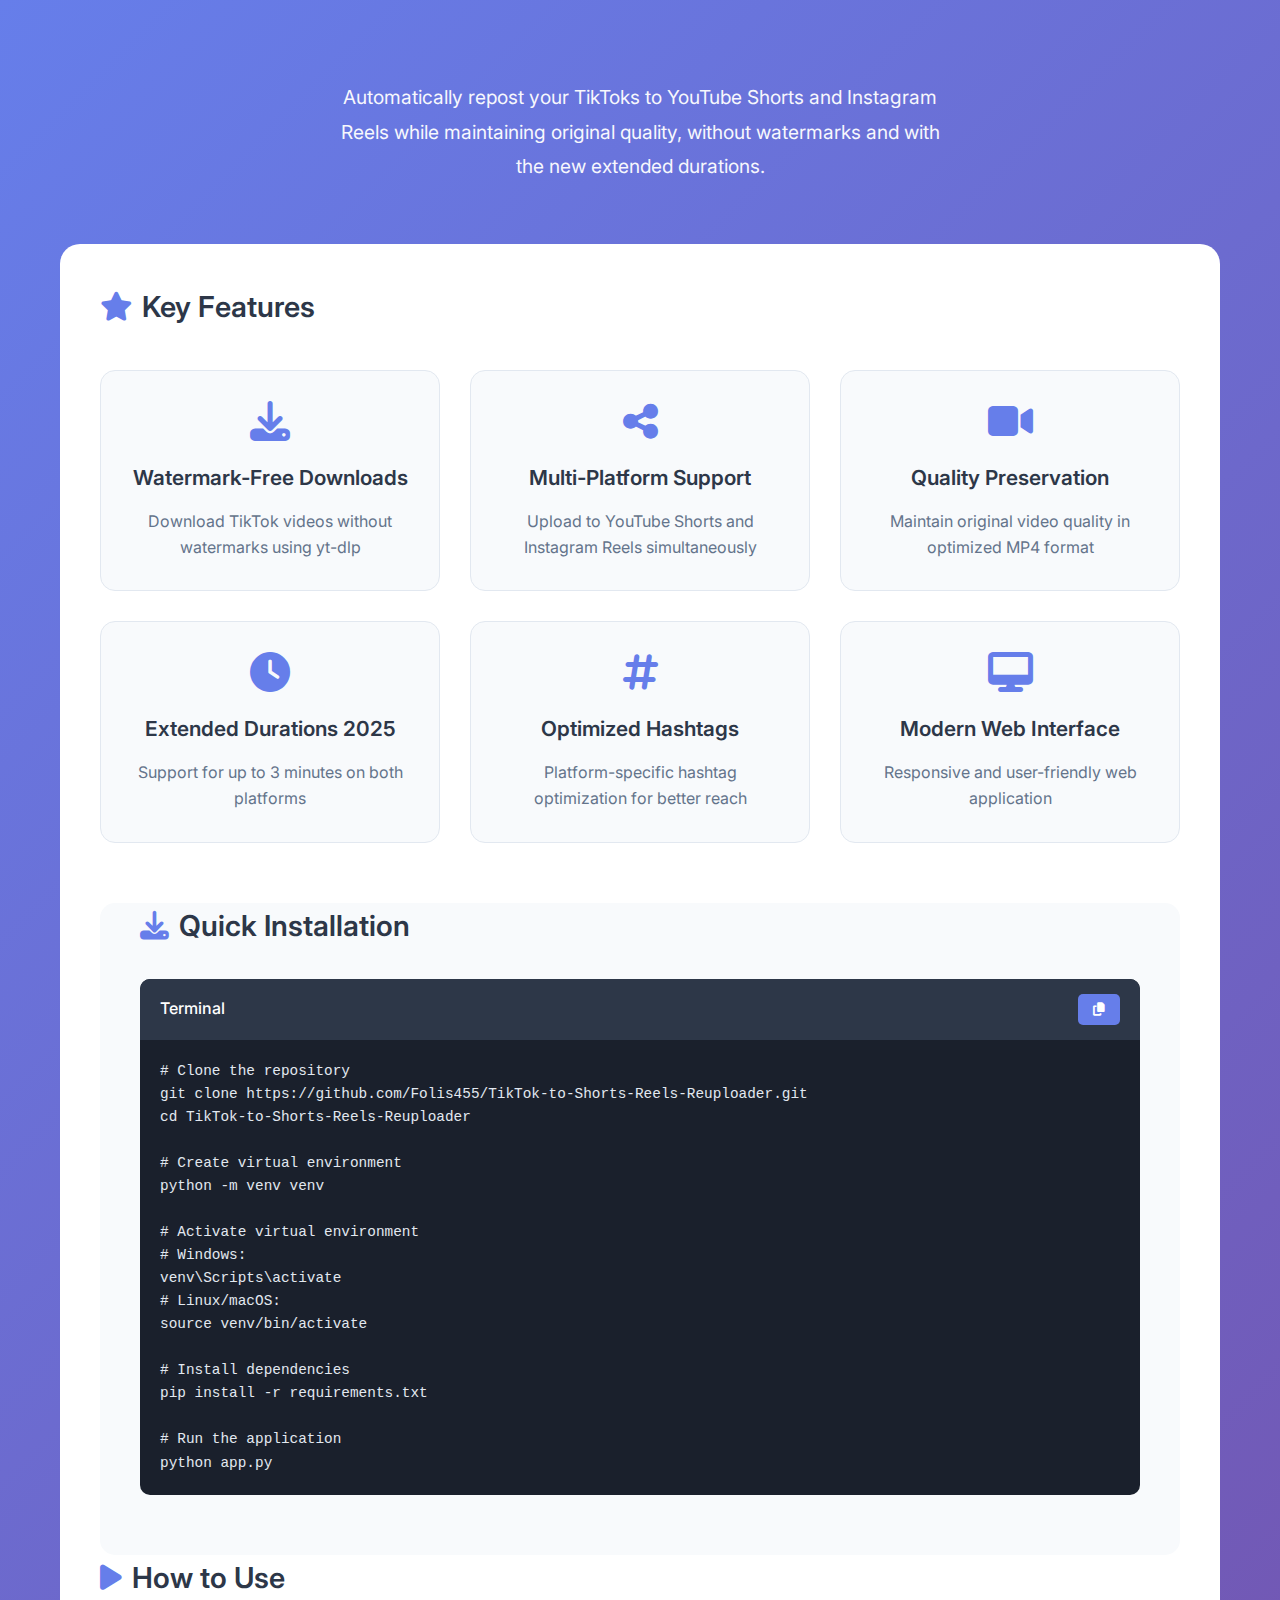
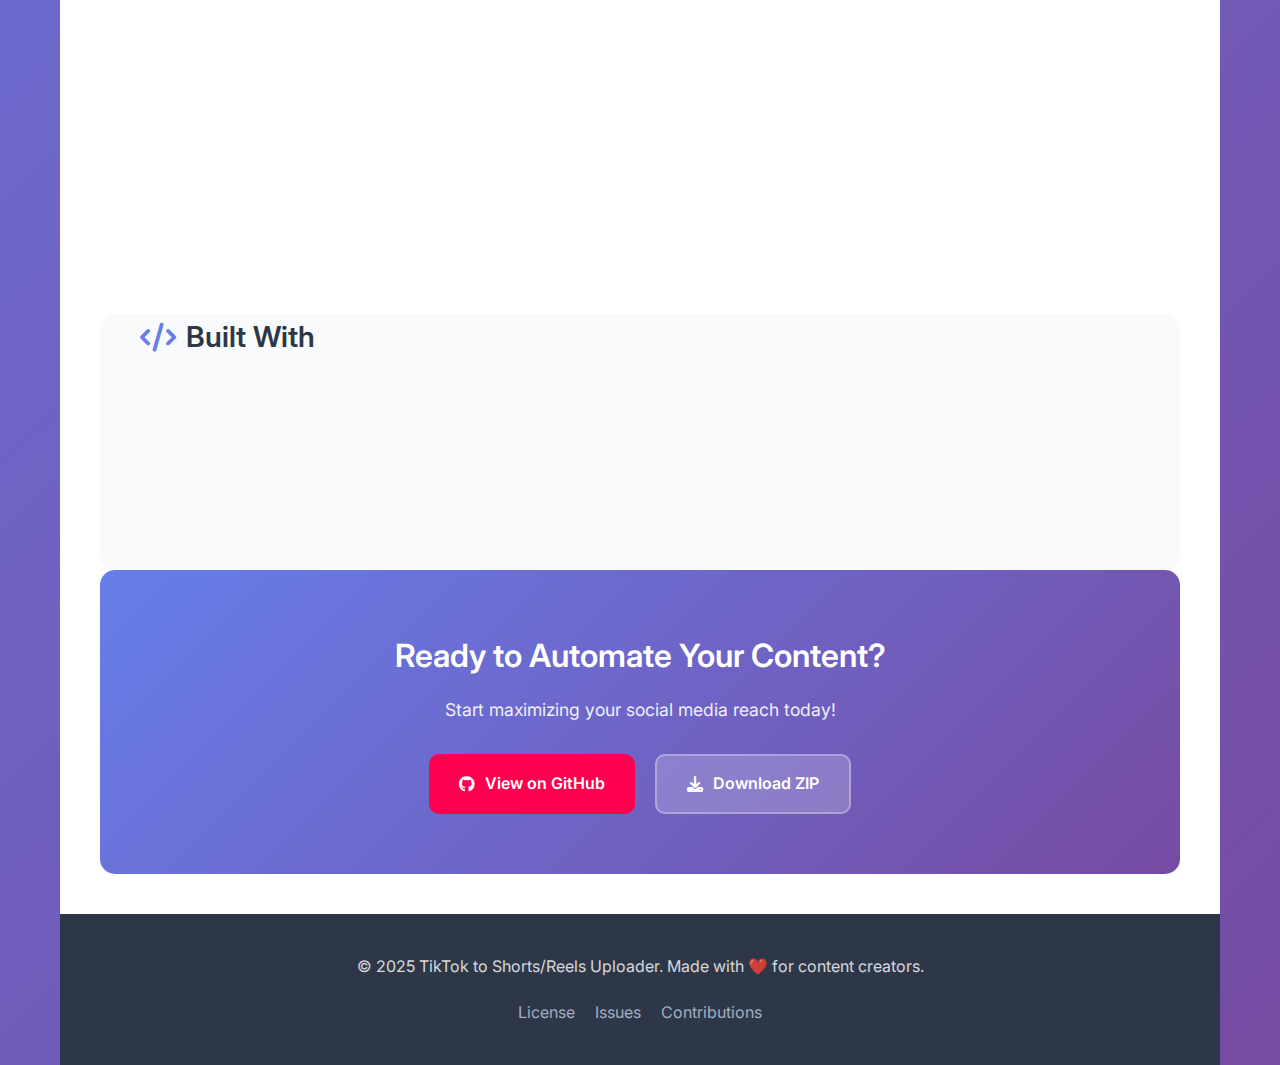
<file: docs/index.html>
<!DOCTYPE html>
<html lang="en">
<head>
    <meta charset="UTF-8">
    <meta name="viewport" content="width=device-width, initial-scale=1.0">
    <title>TikTok to Shorts/Reels Uploader 🚀</title>
    <link href="https://cdnjs.cloudflare.com/ajax/libs/font-awesome/6.4.0/css/all.min.css" rel="stylesheet">
    <link href="https://fonts.googleapis.com/css2?family=Inter:wght@300;400;500;600;700&display=swap" rel="stylesheet">
    <link rel="stylesheet" href="style.css">
</head>
<body>
    <div class="container">
        <!-- Header -->
        <header class="header">
            <div class="header-content">
                <h1 class="title">
                    <i class="fab fa-tiktok"></i>
                    TikTok to Shorts/Reels
                    <span class="subtitle">Uploader 2025</span>
                </h1>
                <p class="description">
                    Automatically repost your TikToks to YouTube Shorts and Instagram Reels while maintaining original quality,
                    without watermarks and with the new extended durations.
                </p>
            </div>
        </header>

        <!-- Main Content -->
        <main class="main">
            <!-- Features Section -->
            <section class="features-section">
                <h3 class="section-title">
                    <i class="fas fa-star"></i>
                    Key Features
                </h3>
                <div class="features-grid">
                    <div class="feature-card">
                        <i class="fas fa-download"></i>
                        <h4>Watermark-Free Downloads</h4>
                        <p>Download TikTok videos without watermarks using yt-dlp</p>
                    </div>
                    <div class="feature-card">
                        <i class="fas fa-share-alt"></i>
                        <h4>Multi-Platform Support</h4>
                        <p>Upload to YouTube Shorts and Instagram Reels simultaneously</p>
                    </div>
                    <div class="feature-card">
                        <i class="fas fa-video"></i>
                        <h4>Quality Preservation</h4>
                        <p>Maintain original video quality in optimized MP4 format</p>
                    </div>
                    <div class="feature-card">
                        <i class="fas fa-clock"></i>
                        <h4>Extended Durations 2025</h4>
                        <p>Support for up to 3 minutes on both platforms</p>
                    </div>
                    <div class="feature-card">
                        <i class="fas fa-hashtag"></i>
                        <h4>Optimized Hashtags</h4>
                        <p>Platform-specific hashtag optimization for better reach</p>
                    </div>
                    <div class="feature-card">
                        <i class="fas fa-desktop"></i>
                        <h4>Modern Web Interface</h4>
                        <p>Responsive and user-friendly web application</p>
                    </div>
                </div>
            </section>

            <!-- Installation Section -->
            <section class="installation-section">
                <h3 class="section-title">
                    <i class="fas fa-download"></i>
                    Quick Installation
                </h3>
                <div class="code-block">
                    <div class="code-header">
                        <span>Terminal</span>
                        <button class="copy-btn" onclick="copyCode('install-code')">
                            <i class="fas fa-copy"></i>
                        </button>
                    </div>
                    <pre id="install-code"><code># Clone the repository
git clone https://github.com/Folis455/TikTok-to-Shorts-Reels-Reuploader.git
cd TikTok-to-Shorts-Reels-Reuploader

# Create virtual environment
python -m venv venv

# Activate virtual environment
# Windows:
venv\Scripts\activate
# Linux/macOS:
source venv/bin/activate

# Install dependencies
pip install -r requirements.txt

# Run the application
python app.py</code></pre>
                </div>
            </section>

            <!-- Usage Section -->
            <section class="usage-section">
                <h3 class="section-title">
                    <i class="fas fa-play"></i>
                    How to Use
                </h3>
                <div class="steps">
                    <div class="step">
                        <div class="step-number">1</div>
                        <div class="step-content">
                            <h4>Paste TikTok URL</h4>
                            <p>Copy and paste your TikTok video URL into the input field</p>
                        </div>
                    </div>
                    <div class="step">
                        <div class="step-number">2</div>
                        <div class="step-content">
                            <h4>Select Platforms</h4>
                            <p>Choose YouTube Shorts, Instagram Reels, or both platforms</p>
                        </div>
                    </div>
                    <div class="step">
                        <div class="step-number">3</div>
                        <div class="step-content">
                            <h4>Customize (Optional)</h4>
                            <p>Add custom titles and descriptions for better engagement</p>
                        </div>
                    </div>
                    <div class="step">
                        <div class="step-number">4</div>
                        <div class="step-content">
                            <h4>Upload Automatically</h4>
                            <p>Click upload and let the tool handle the rest automatically</p>
                        </div>
                    </div>
                </div>
            </section>

            <!-- Technologies Section -->
            <section class="tech-section">
                <h3 class="section-title">
                    <i class="fas fa-code"></i>
                    Built With
                </h3>
                <div class="tech-grid">
                    <div class="tech-item">
                        <i class="fab fa-python"></i>
                        <span>Python</span>
                    </div>
                    <div class="tech-item">
                        <i class="fas fa-flask"></i>
                        <span>Flask</span>
                    </div>
                    <div class="tech-item">
                        <i class="fas fa-youtube"></i>
                        <span>YouTube API</span>
                    </div>
                    <div class="tech-item">
                        <i class="fab fa-instagram"></i>
                        <span>Instagram API</span>
                    </div>
                    <div class="tech-item">
                        <i class="fas fa-video"></i>
                        <span>yt-dlp</span>
                    </div>
                    <div class="tech-item">
                        <i class="fas fa-cog"></i>
                        <span>FFmpeg</span>
                    </div>
                </div>
            </section>

            <!-- CTA Section -->
            <section class="cta-section">
                <div class="cta-content">
                    <h3>Ready to Automate Your Content?</h3>
                    <p>Start maximizing your social media reach today!</p>
                    <div class="cta-buttons">
                        <a href="https://github.com/Folis455/TikTok-to-Shorts-Reels-Reuploader" class="btn btn-primary">
                            <i class="fab fa-github"></i>
                            View on GitHub
                        </a>
                        <a href="https://github.com/Folis455/TikTok-to-Shorts-Reels-Reuploader/archive/refs/heads/main.zip" class="btn btn-secondary">
                            <i class="fas fa-download"></i>
                            Download ZIP
                        </a>
                    </div>
                </div>
            </section>
        </main>

        <!-- Footer -->
        <footer class="footer">
            <div class="footer-content">
                <p>&copy; 2025 TikTok to Shorts/Reels Uploader. Made with ❤️ for content creators.</p>
                <div class="footer-links">
                    <a href="https://github.com/Folis455/TikTok-to-Shorts-Reels-Reuploader/blob/main/LICENSE">License</a>
                    <a href="https://github.com/Folis455/TikTok-to-Shorts-Reels-Reuploader/issues">Issues</a>
                    <a href="https://github.com/Folis455/TikTok-to-Shorts-Reels-Reuploader/pulls">Contributions</a>
                </div>
            </div>
        </footer>
    </div>

    <script src="config.js"></script>
    <script src="script.js"></script>
</body>
</html>
</file>
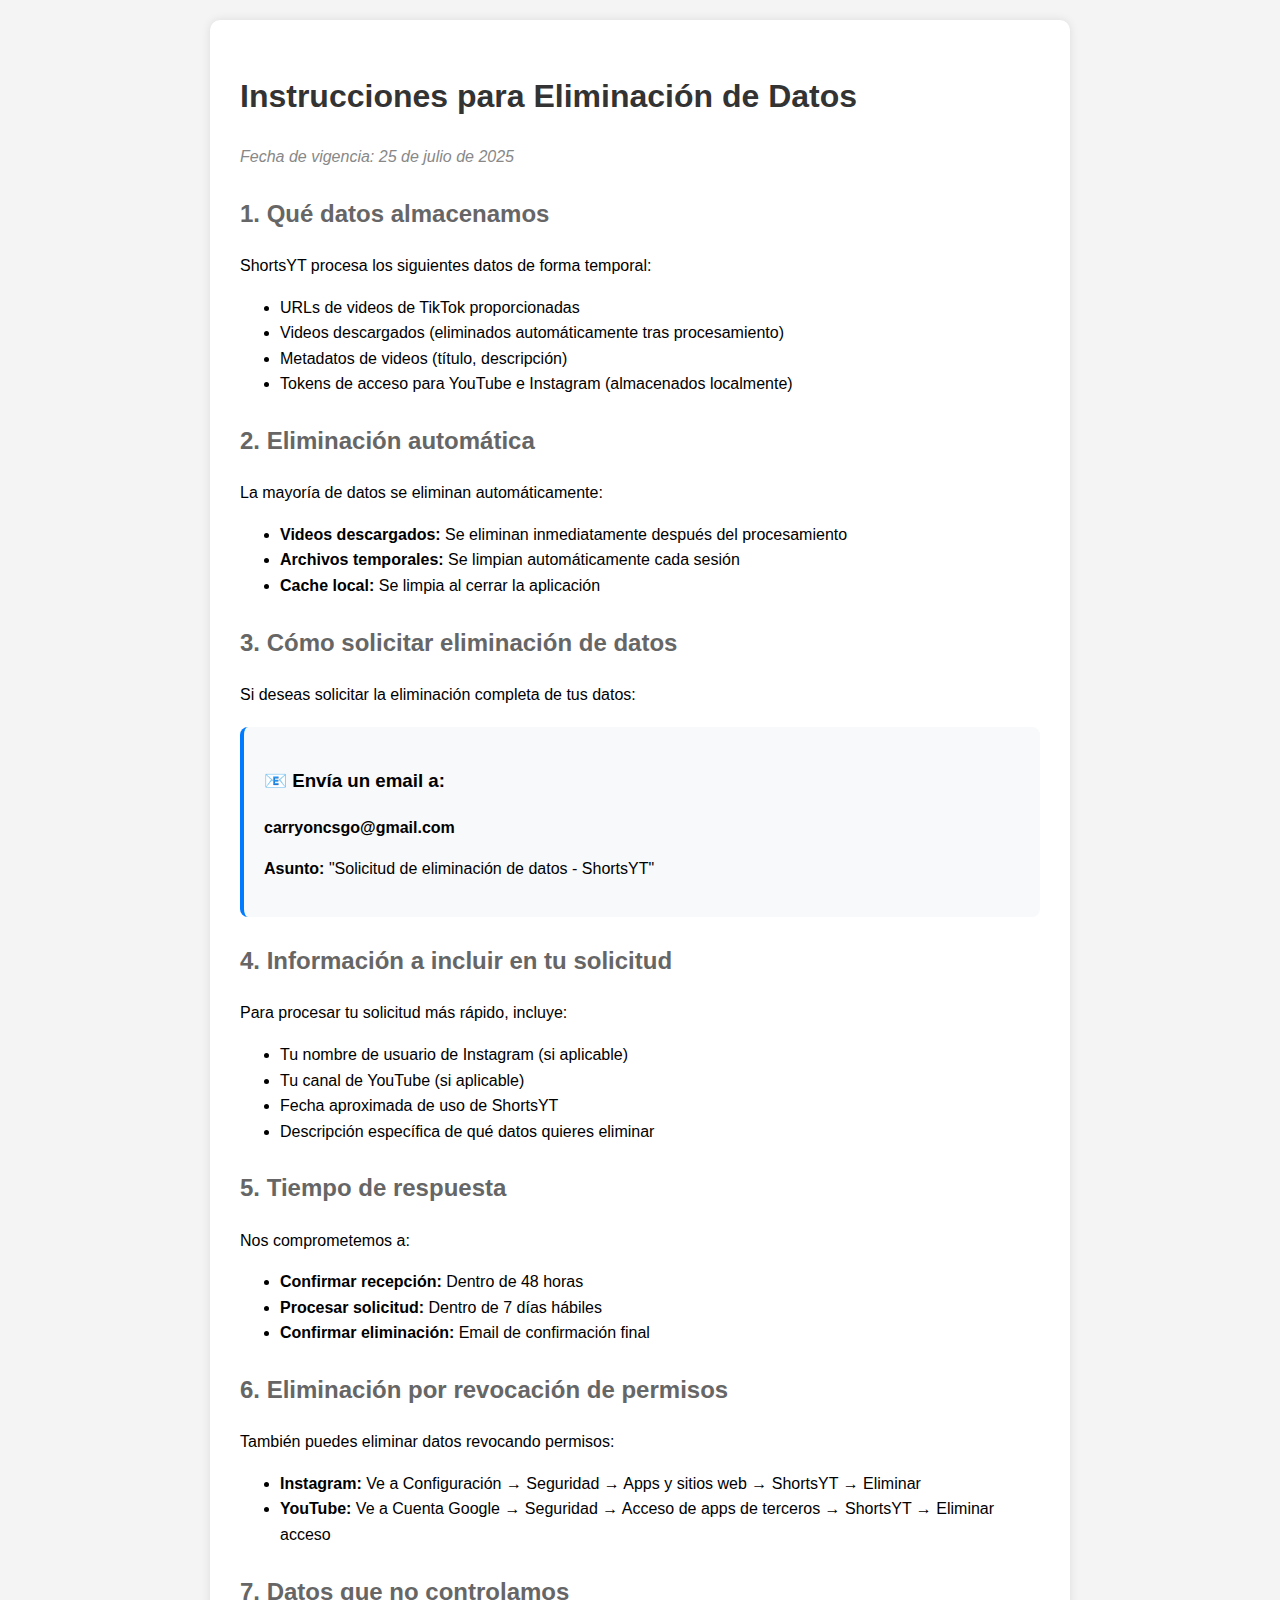
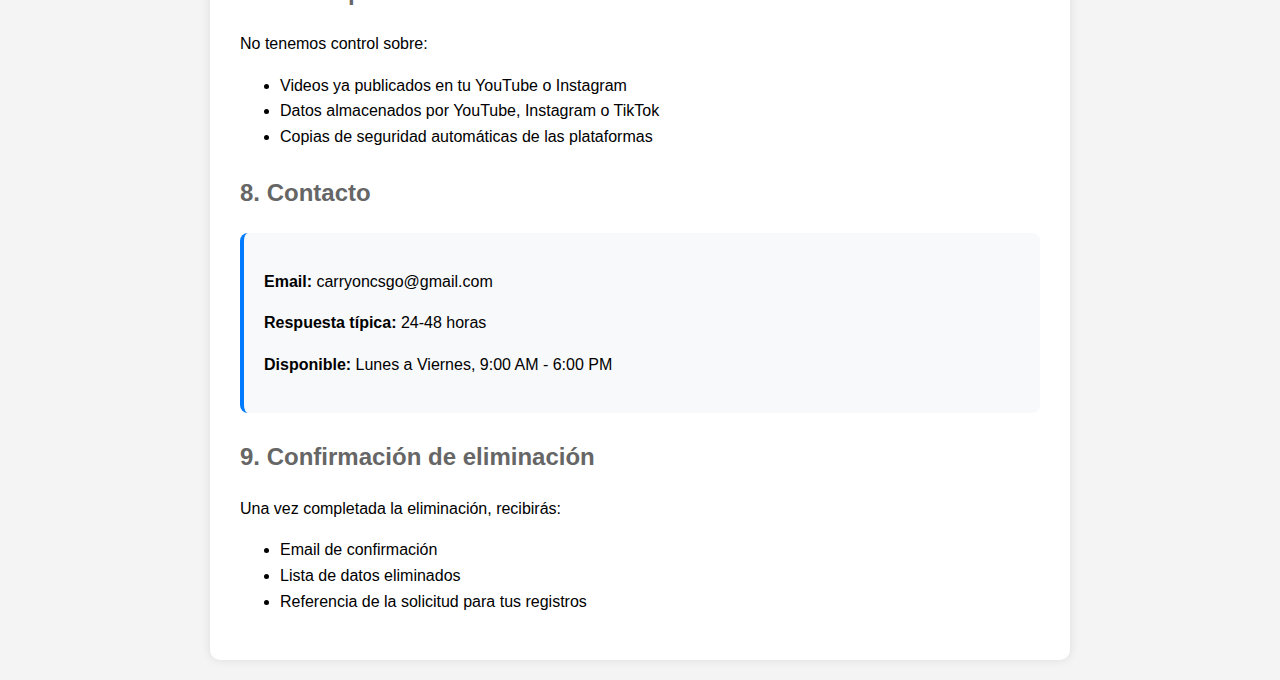
<file: templates/data-deletion.html>
<!DOCTYPE html>
<html lang="es">
<head>
    <meta charset="UTF-8">
    <meta name="viewport" content="width=device-width, initial-scale=1.0">
    <title>Eliminación de Datos - ShortsYT</title>
    <style>
        body {
            font-family: Arial, sans-serif;
            line-height: 1.6;
            margin: 0;
            padding: 20px;
            background: #f4f4f4;
        }
        .container {
            max-width: 800px;
            margin: 0 auto;
            background: white;
            padding: 30px;
            border-radius: 10px;
            box-shadow: 0 0 10px rgba(0,0,0,0.1);
        }
        h1 { color: #333; }
        h2 { color: #666; margin-top: 25px; }
        p { margin-bottom: 15px; }
        .date { color: #888; font-style: italic; }
        .contact-box {
            background: #f8f9fa;
            padding: 20px;
            border-radius: 8px;
            border-left: 4px solid #007bff;
            margin: 20px 0;
        }
    </style>
</head>
<body>
    <div class="container">
        <h1>Instrucciones para Eliminación de Datos</h1>
        <p class="date">Fecha de vigencia: 25 de julio de 2025</p>
        
        <h2>1. Qué datos almacenamos</h2>
        <p>ShortsYT procesa los siguientes datos de forma temporal:</p>
        <ul>
            <li>URLs de videos de TikTok proporcionadas</li>
            <li>Videos descargados (eliminados automáticamente tras procesamiento)</li>
            <li>Metadatos de videos (título, descripción)</li>
            <li>Tokens de acceso para YouTube e Instagram (almacenados localmente)</li>
        </ul>

        <h2>2. Eliminación automática</h2>
        <p>La mayoría de datos se eliminan automáticamente:</p>
        <ul>
            <li><strong>Videos descargados:</strong> Se eliminan inmediatamente después del procesamiento</li>
            <li><strong>Archivos temporales:</strong> Se limpian automáticamente cada sesión</li>
            <li><strong>Cache local:</strong> Se limpia al cerrar la aplicación</li>
        </ul>

        <h2>3. Cómo solicitar eliminación de datos</h2>
        <p>Si deseas solicitar la eliminación completa de tus datos:</p>

        <div class="contact-box">
            <h3>📧 Envía un email a:</h3>
            <p><strong>carryoncsgo@gmail.com</strong></p>
            <p><strong>Asunto:</strong> "Solicitud de eliminación de datos - ShortsYT"</p>
        </div>

        <h2>4. Información a incluir en tu solicitud</h2>
        <p>Para procesar tu solicitud más rápido, incluye:</p>
        <ul>
            <li>Tu nombre de usuario de Instagram (si aplicable)</li>
            <li>Tu canal de YouTube (si aplicable)</li>
            <li>Fecha aproximada de uso de ShortsYT</li>
            <li>Descripción específica de qué datos quieres eliminar</li>
        </ul>

        <h2>5. Tiempo de respuesta</h2>
        <p>Nos comprometemos a:</p>
        <ul>
            <li><strong>Confirmar recepción:</strong> Dentro de 48 horas</li>
            <li><strong>Procesar solicitud:</strong> Dentro de 7 días hábiles</li>
            <li><strong>Confirmar eliminación:</strong> Email de confirmación final</li>
        </ul>

        <h2>6. Eliminación por revocación de permisos</h2>
        <p>También puedes eliminar datos revocando permisos:</p>
        <ul>
            <li><strong>Instagram:</strong> Ve a Configuración → Seguridad → Apps y sitios web → ShortsYT → Eliminar</li>
            <li><strong>YouTube:</strong> Ve a Cuenta Google → Seguridad → Acceso de apps de terceros → ShortsYT → Eliminar acceso</li>
        </ul>

        <h2>7. Datos que no controlamos</h2>
        <p>No tenemos control sobre:</p>
        <ul>
            <li>Videos ya publicados en tu YouTube o Instagram</li>
            <li>Datos almacenados por YouTube, Instagram o TikTok</li>
            <li>Copias de seguridad automáticas de las plataformas</li>
        </ul>

        <h2>8. Contacto</h2>
        <div class="contact-box">
            <p><strong>Email:</strong> carryoncsgo@gmail.com</p>
            <p><strong>Respuesta típica:</strong> 24-48 horas</p>
            <p><strong>Disponible:</strong> Lunes a Viernes, 9:00 AM - 6:00 PM</p>
        </div>

        <h2>9. Confirmación de eliminación</h2>
        <p>Una vez completada la eliminación, recibirás:</p>
        <ul>
            <li>Email de confirmación</li>
            <li>Lista de datos eliminados</li>
            <li>Referencia de la solicitud para tus registros</li>
        </ul>
    </div>
</body>
</html>
</file>
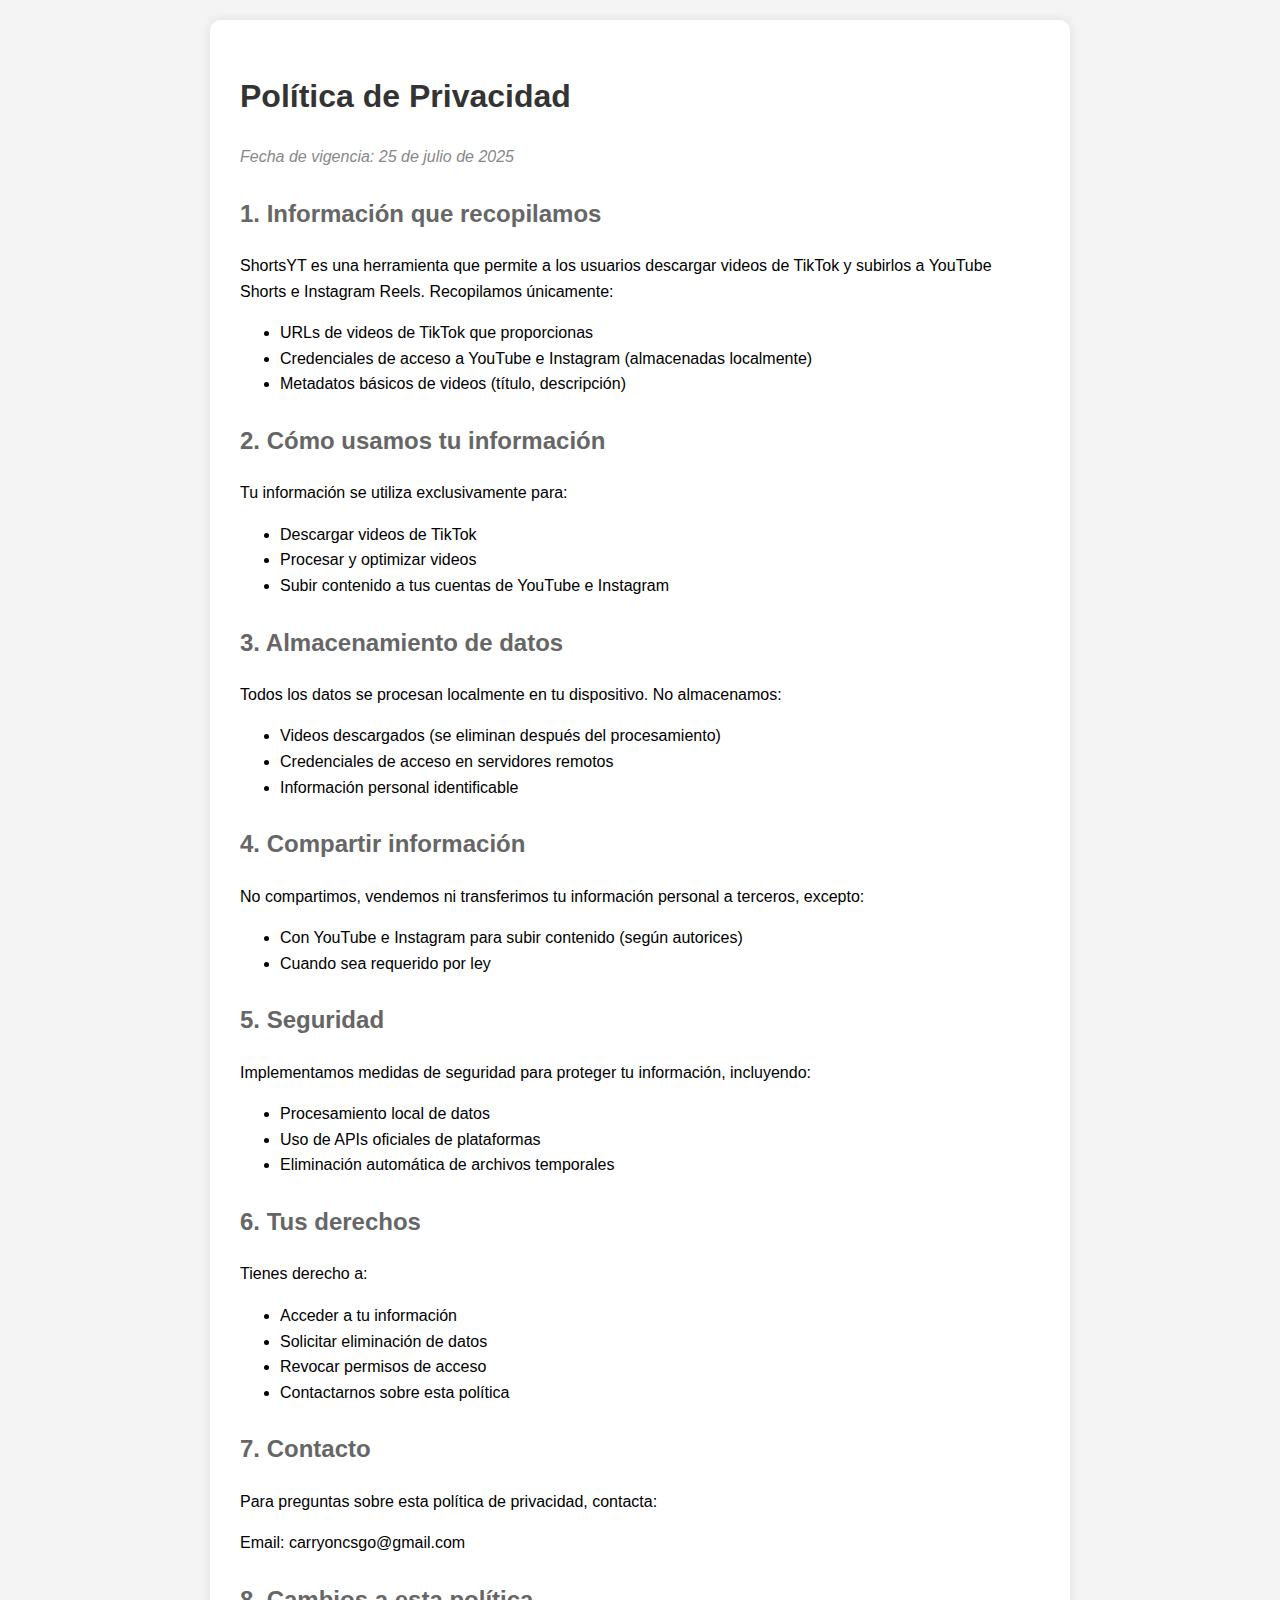
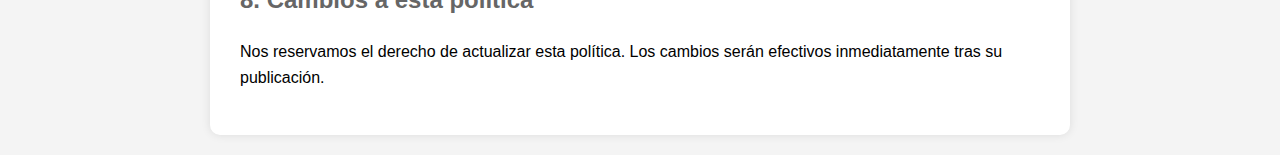
<file: templates/privacy-policy.html>
<!DOCTYPE html>
<html lang="es">
<head>
    <meta charset="UTF-8">
    <meta name="viewport" content="width=device-width, initial-scale=1.0">
    <title>Política de Privacidad - ShortsYT</title>
    <style>
        body {
            font-family: Arial, sans-serif;
            line-height: 1.6;
            margin: 0;
            padding: 20px;
            background: #f4f4f4;
        }
        .container {
            max-width: 800px;
            margin: 0 auto;
            background: white;
            padding: 30px;
            border-radius: 10px;
            box-shadow: 0 0 10px rgba(0,0,0,0.1);
        }
        h1 { color: #333; }
        h2 { color: #666; margin-top: 25px; }
        p { margin-bottom: 15px; }
        .date { color: #888; font-style: italic; }
    </style>
</head>
<body>
    <div class="container">
        <h1>Política de Privacidad</h1>
        <p class="date">Fecha de vigencia: 25 de julio de 2025</p>
        
        <h2>1. Información que recopilamos</h2>
        <p>ShortsYT es una herramienta que permite a los usuarios descargar videos de TikTok y subirlos a YouTube Shorts e Instagram Reels. Recopilamos únicamente:</p>
        <ul>
            <li>URLs de videos de TikTok que proporcionas</li>
            <li>Credenciales de acceso a YouTube e Instagram (almacenadas localmente)</li>
            <li>Metadatos básicos de videos (título, descripción)</li>
        </ul>

        <h2>2. Cómo usamos tu información</h2>
        <p>Tu información se utiliza exclusivamente para:</p>
        <ul>
            <li>Descargar videos de TikTok</li>
            <li>Procesar y optimizar videos</li>
            <li>Subir contenido a tus cuentas de YouTube e Instagram</li>
        </ul>

        <h2>3. Almacenamiento de datos</h2>
        <p>Todos los datos se procesan localmente en tu dispositivo. No almacenamos:</p>
        <ul>
            <li>Videos descargados (se eliminan después del procesamiento)</li>
            <li>Credenciales de acceso en servidores remotos</li>
            <li>Información personal identificable</li>
        </ul>

        <h2>4. Compartir información</h2>
        <p>No compartimos, vendemos ni transferimos tu información personal a terceros, excepto:</p>
        <ul>
            <li>Con YouTube e Instagram para subir contenido (según autorices)</li>
            <li>Cuando sea requerido por ley</li>
        </ul>

        <h2>5. Seguridad</h2>
        <p>Implementamos medidas de seguridad para proteger tu información, incluyendo:</p>
        <ul>
            <li>Procesamiento local de datos</li>
            <li>Uso de APIs oficiales de plataformas</li>
            <li>Eliminación automática de archivos temporales</li>
        </ul>

        <h2>6. Tus derechos</h2>
        <p>Tienes derecho a:</p>
        <ul>
            <li>Acceder a tu información</li>
            <li>Solicitar eliminación de datos</li>
            <li>Revocar permisos de acceso</li>
            <li>Contactarnos sobre esta política</li>
        </ul>

        <h2>7. Contacto</h2>
        <p>Para preguntas sobre esta política de privacidad, contacta:</p>
        <p>Email: carryoncsgo@gmail.com</p>

        <h2>8. Cambios a esta política</h2>
        <p>Nos reservamos el derecho de actualizar esta política. Los cambios serán efectivos inmediatamente tras su publicación.</p>
    </div>
</body>
</html>
</file>
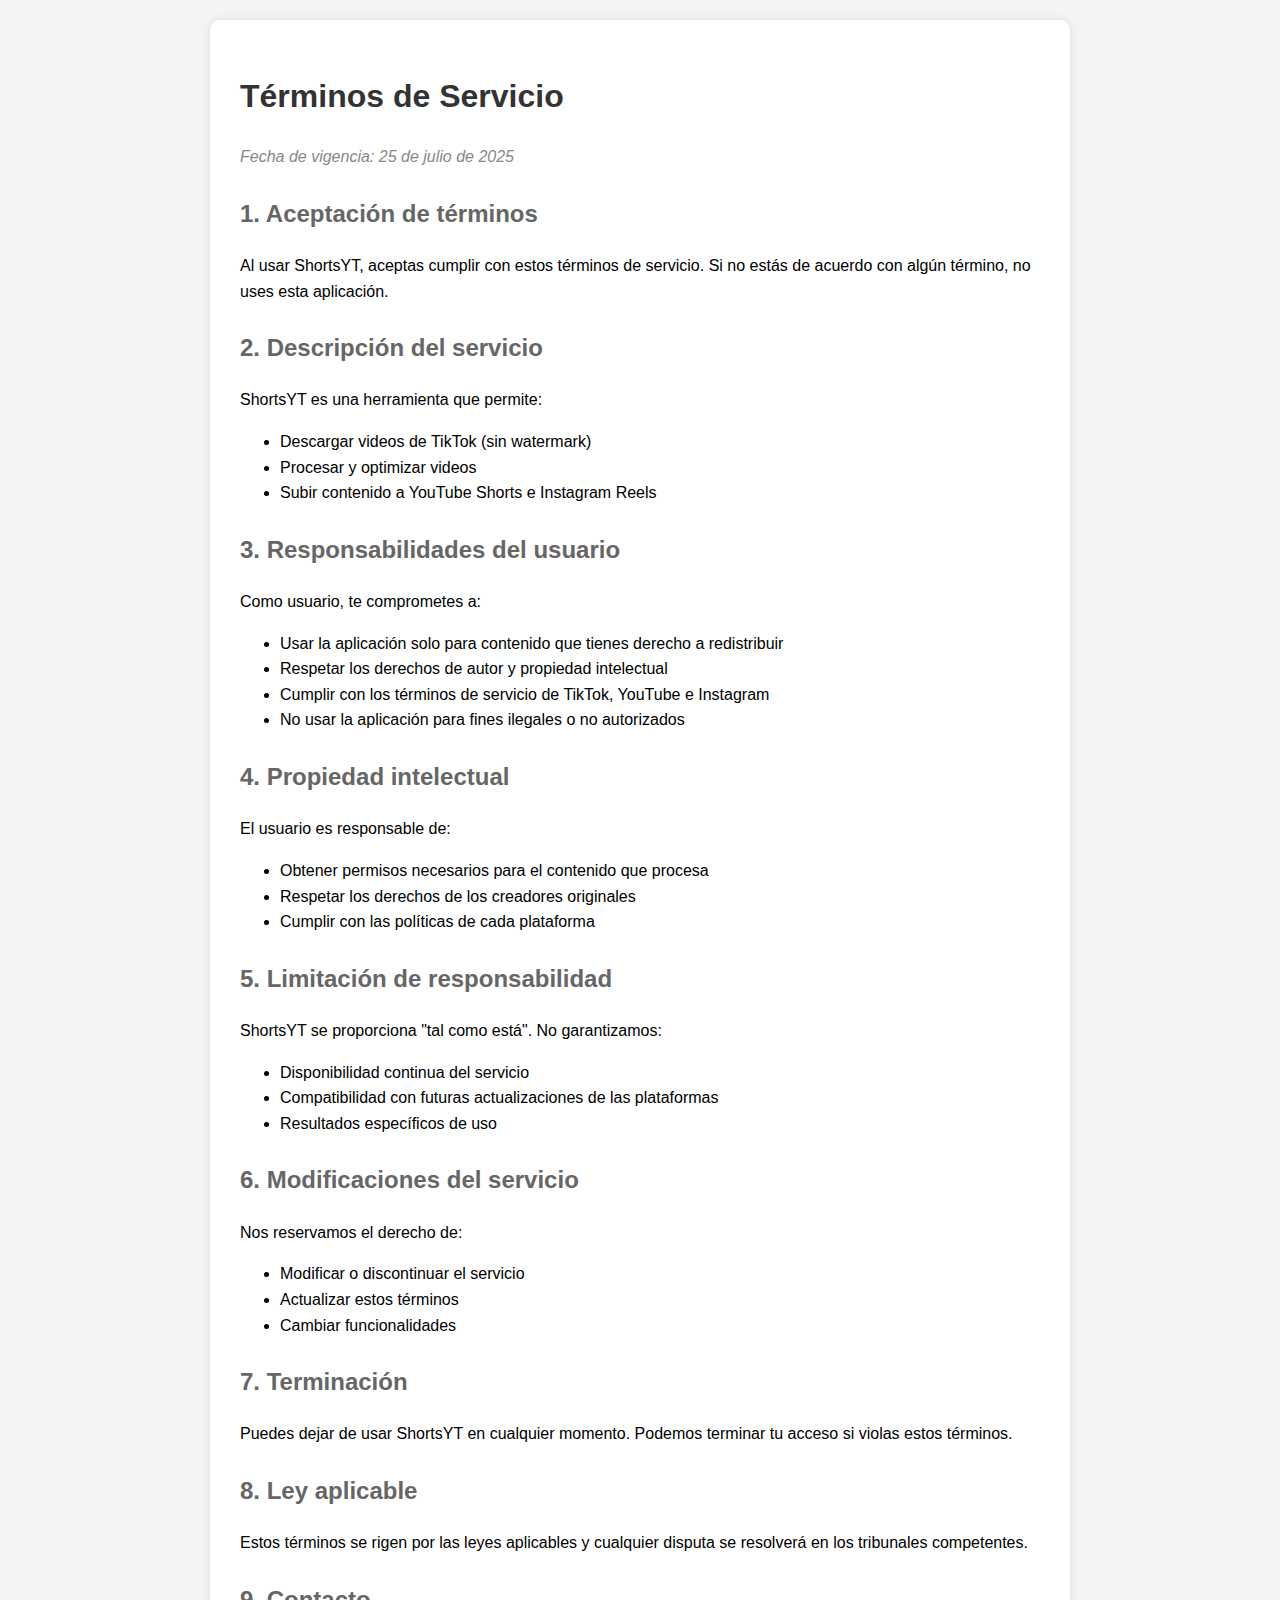
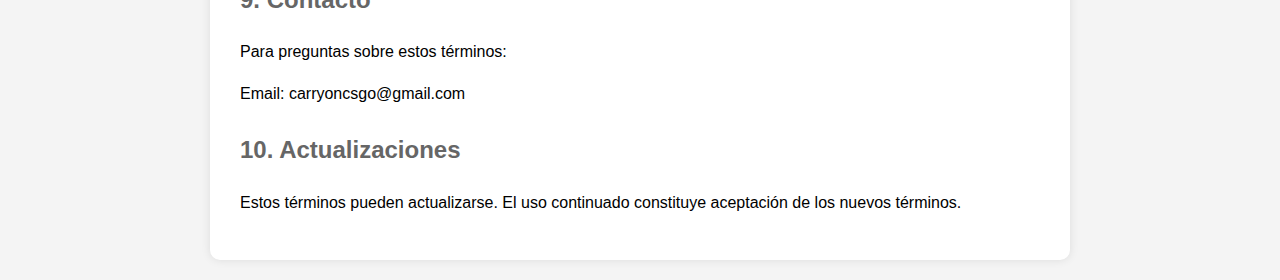
<file: templates/terms-of-service.html>
<!DOCTYPE html>
<html lang="es">
<head>
    <meta charset="UTF-8">
    <meta name="viewport" content="width=device-width, initial-scale=1.0">
    <title>Términos de Servicio - ShortsYT</title>
    <style>
        body {
            font-family: Arial, sans-serif;
            line-height: 1.6;
            margin: 0;
            padding: 20px;
            background: #f4f4f4;
        }
        .container {
            max-width: 800px;
            margin: 0 auto;
            background: white;
            padding: 30px;
            border-radius: 10px;
            box-shadow: 0 0 10px rgba(0,0,0,0.1);
        }
        h1 { color: #333; }
        h2 { color: #666; margin-top: 25px; }
        p { margin-bottom: 15px; }
        .date { color: #888; font-style: italic; }
    </style>
</head>
<body>
    <div class="container">
        <h1>Términos de Servicio</h1>
        <p class="date">Fecha de vigencia: 25 de julio de 2025</p>
        
        <h2>1. Aceptación de términos</h2>
        <p>Al usar ShortsYT, aceptas cumplir con estos términos de servicio. Si no estás de acuerdo con algún término, no uses esta aplicación.</p>

        <h2>2. Descripción del servicio</h2>
        <p>ShortsYT es una herramienta que permite:</p>
        <ul>
            <li>Descargar videos de TikTok (sin watermark)</li>
            <li>Procesar y optimizar videos</li>
            <li>Subir contenido a YouTube Shorts e Instagram Reels</li>
        </ul>

        <h2>3. Responsabilidades del usuario</h2>
        <p>Como usuario, te comprometes a:</p>
        <ul>
            <li>Usar la aplicación solo para contenido que tienes derecho a redistribuir</li>
            <li>Respetar los derechos de autor y propiedad intelectual</li>
            <li>Cumplir con los términos de servicio de TikTok, YouTube e Instagram</li>
            <li>No usar la aplicación para fines ilegales o no autorizados</li>
        </ul>

        <h2>4. Propiedad intelectual</h2>
        <p>El usuario es responsable de:</p>
        <ul>
            <li>Obtener permisos necesarios para el contenido que procesa</li>
            <li>Respetar los derechos de los creadores originales</li>
            <li>Cumplir con las políticas de cada plataforma</li>
        </ul>

        <h2>5. Limitación de responsabilidad</h2>
        <p>ShortsYT se proporciona "tal como está". No garantizamos:</p>
        <ul>
            <li>Disponibilidad continua del servicio</li>
            <li>Compatibilidad con futuras actualizaciones de las plataformas</li>
            <li>Resultados específicos de uso</li>
        </ul>

        <h2>6. Modificaciones del servicio</h2>
        <p>Nos reservamos el derecho de:</p>
        <ul>
            <li>Modificar o discontinuar el servicio</li>
            <li>Actualizar estos términos</li>
            <li>Cambiar funcionalidades</li>
        </ul>

        <h2>7. Terminación</h2>
        <p>Puedes dejar de usar ShortsYT en cualquier momento. Podemos terminar tu acceso si violas estos términos.</p>

        <h2>8. Ley aplicable</h2>
        <p>Estos términos se rigen por las leyes aplicables y cualquier disputa se resolverá en los tribunales competentes.</p>

        <h2>9. Contacto</h2>
        <p>Para preguntas sobre estos términos:</p>
        <p>Email: carryoncsgo@gmail.com</p>

        <h2>10. Actualizaciones</h2>
        <p>Estos términos pueden actualizarse. El uso continuado constituye aceptación de los nuevos términos.</p>
    </div>
</body>
</html>
</file>
<file: docs/style.css>
/* Reset and Base Styles */
* {
    margin: 0;
    padding: 0;
    box-sizing: border-box;
}

body {
    font-family: 'Inter', -apple-system, BlinkMacSystemFont, 'Segoe UI', Roboto, sans-serif;
    line-height: 1.6;
    color: #333;
    background: linear-gradient(135deg, #667eea 0%, #764ba2 100%);
    min-height: 100vh;
}

.container {
    max-width: 1200px;
    margin: 0 auto;
    padding: 0 20px;
}

/* Header Styles */
.header {
    text-align: center;
    padding: 60px 0 40px;
    color: white;
}

.title {
    font-size: 3rem;
    font-weight: 700;
    margin-bottom: 20px;
    display: flex;
    align-items: center;
    justify-content: center;
    gap: 15px;
}

.title i {
    color: #ff0050;
    font-size: 3.5rem;
}

.subtitle {
    font-size: 1.5rem;
    font-weight: 400;
    opacity: 0.9;
}

.description {
    font-size: 1.2rem;
    max-width: 600px;
    margin: 0 auto;
    opacity: 0.95;
    line-height: 1.8;
}

/* Main Content */
.main {
    background: white;
    border-radius: 20px 20px 0 0;
    padding: 40px 0;
    margin-top: 20px;
}

/* Section Styles */
.section-title {
    font-size: 1.8rem;
    font-weight: 600;
    margin-bottom: 30px;
    display: flex;
    align-items: center;
    gap: 10px;
    color: #2d3748;
}

.section-title i {
    color: #667eea;
}

/* Features Section */
.features-section {
    padding: 0 40px 60px;
}

.features-grid {
    display: grid;
    grid-template-columns: repeat(auto-fit, minmax(300px, 1fr));
    gap: 30px;
    margin-top: 40px;
}

.feature-card {
    background: #f8fafc;
    padding: 30px;
    border-radius: 15px;
    text-align: center;
    transition: transform 0.3s ease, box-shadow 0.3s ease;
    border: 1px solid #e2e8f0;
}

.feature-card:hover {
    transform: translateY(-5px);
    box-shadow: 0 20px 40px rgba(0, 0, 0, 0.1);
}

.feature-card i {
    font-size: 2.5rem;
    color: #667eea;
    margin-bottom: 20px;
}

.feature-card h4 {
    font-size: 1.3rem;
    font-weight: 600;
    margin-bottom: 15px;
    color: #2d3748;
}

.feature-card p {
    color: #64748b;
    line-height: 1.6;
}

/* Installation Section */
.installation-section {
    padding: 0 40px 60px;
    background: #f8fafc;
    margin: 0 40px;
    border-radius: 15px;
}

.code-block {
    background: #1a202c;
    border-radius: 10px;
    overflow: hidden;
    margin-top: 30px;
}

.code-header {
    background: #2d3748;
    padding: 15px 20px;
    display: flex;
    justify-content: space-between;
    align-items: center;
    color: white;
    font-weight: 500;
}

.copy-btn {
    background: #667eea;
    border: none;
    color: white;
    padding: 8px 15px;
    border-radius: 5px;
    cursor: pointer;
    transition: background 0.3s ease;
}

.copy-btn:hover {
    background: #5a67d8;
}

.code-block pre {
    padding: 20px;
    margin: 0;
    overflow-x: auto;
}

.code-block code {
    color: #e2e8f0;
    font-family: 'Courier New', monospace;
    font-size: 0.9rem;
    line-height: 1.6;
}

/* Usage Section */
.usage-section {
    padding: 0 40px 60px;
}

.steps {
    display: grid;
    grid-template-columns: repeat(auto-fit, minmax(250px, 1fr));
    gap: 30px;
    margin-top: 40px;
}

.step {
    display: flex;
    align-items: flex-start;
    gap: 20px;
}

.step-number {
    background: #667eea;
    color: white;
    width: 40px;
    height: 40px;
    border-radius: 50%;
    display: flex;
    align-items: center;
    justify-content: center;
    font-weight: 600;
    font-size: 1.2rem;
    flex-shrink: 0;
}

.step-content h4 {
    font-size: 1.2rem;
    font-weight: 600;
    margin-bottom: 10px;
    color: #2d3748;
}

.step-content p {
    color: #64748b;
    line-height: 1.6;
}

/* Technologies Section */
.tech-section {
    padding: 0 40px 60px;
    background: #f8fafc;
    margin: 0 40px;
    border-radius: 15px;
}

.tech-grid {
    display: grid;
    grid-template-columns: repeat(auto-fit, minmax(150px, 1fr));
    gap: 20px;
    margin-top: 40px;
}

.tech-item {
    background: white;
    padding: 20px;
    border-radius: 10px;
    text-align: center;
    transition: transform 0.3s ease;
    border: 1px solid #e2e8f0;
}

.tech-item:hover {
    transform: translateY(-3px);
}

.tech-item i {
    font-size: 2rem;
    color: #667eea;
    margin-bottom: 10px;
}

.tech-item span {
    font-weight: 500;
    color: #2d3748;
}

/* CTA Section */
.cta-section {
    padding: 60px 40px;
    text-align: center;
    background: linear-gradient(135deg, #667eea 0%, #764ba2 100%);
    color: white;
    margin: 0 40px;
    border-radius: 15px;
}

.cta-content h3 {
    font-size: 2rem;
    font-weight: 600;
    margin-bottom: 15px;
}

.cta-content p {
    font-size: 1.1rem;
    margin-bottom: 30px;
    opacity: 0.9;
}

.cta-buttons {
    display: flex;
    gap: 20px;
    justify-content: center;
    flex-wrap: wrap;
}

.btn {
    display: inline-flex;
    align-items: center;
    gap: 10px;
    padding: 15px 30px;
    border-radius: 10px;
    text-decoration: none;
    font-weight: 600;
    transition: transform 0.3s ease, box-shadow 0.3s ease;
}

.btn:hover {
    transform: translateY(-2px);
    box-shadow: 0 10px 20px rgba(0, 0, 0, 0.2);
}

.btn-primary {
    background: #ff0050;
    color: white;
}

.btn-secondary {
    background: rgba(255, 255, 255, 0.2);
    color: white;
    border: 2px solid rgba(255, 255, 255, 0.3);
}

/* Footer */
.footer {
    background: #2d3748;
    color: white;
    padding: 40px 0;
    text-align: center;
}

.footer-content p {
    margin-bottom: 20px;
    opacity: 0.8;
}

.footer-links {
    display: flex;
    gap: 20px;
    justify-content: center;
    flex-wrap: wrap;
}

.footer-links a {
    color: #a0aec0;
    text-decoration: none;
    transition: color 0.3s ease;
}

.footer-links a:hover {
    color: white;
}

/* Responsive Design */
@media (max-width: 768px) {
    .title {
        font-size: 2rem;
        flex-direction: column;
        gap: 10px;
    }
    
    .subtitle {
        font-size: 1.2rem;
    }
    
    .description {
        font-size: 1rem;
    }
    
    .main {
        padding: 20px 0;
    }
    
    .features-section,
    .installation-section,
    .usage-section,
    .tech-section,
    .cta-section {
        padding: 0 20px 40px;
        margin: 0 20px;
    }
    
    .features-grid {
        grid-template-columns: 1fr;
        gap: 20px;
    }
    
    .steps {
        grid-template-columns: 1fr;
        gap: 20px;
    }
    
    .tech-grid {
        grid-template-columns: repeat(2, 1fr);
        gap: 15px;
    }
    
    .cta-buttons {
        flex-direction: column;
        align-items: center;
    }
    
    .btn {
        width: 100%;
        max-width: 300px;
        justify-content: center;
    }
}

@media (max-width: 480px) {
    .container {
        padding: 0 15px;
    }
    
    .header {
        padding: 40px 0 30px;
    }
    
    .tech-grid {
        grid-template-columns: 1fr;
    }
}
</file>
